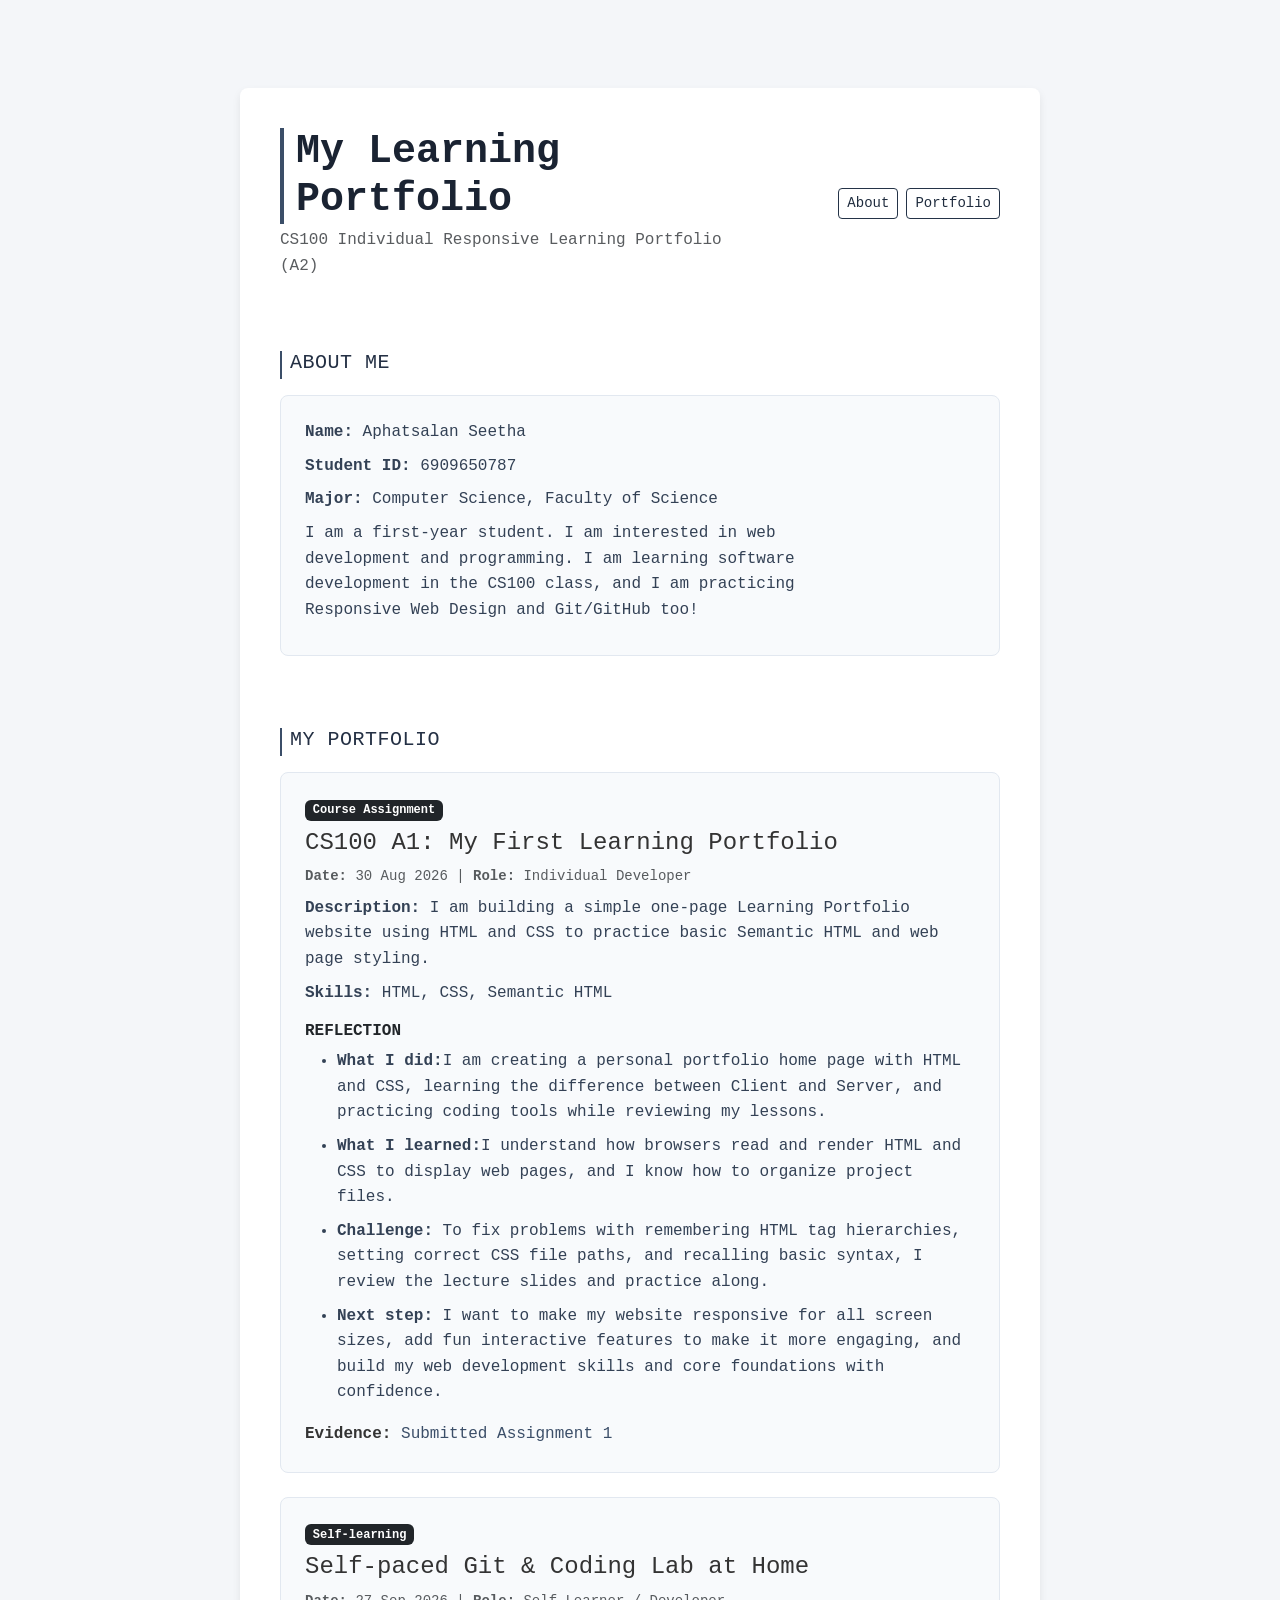
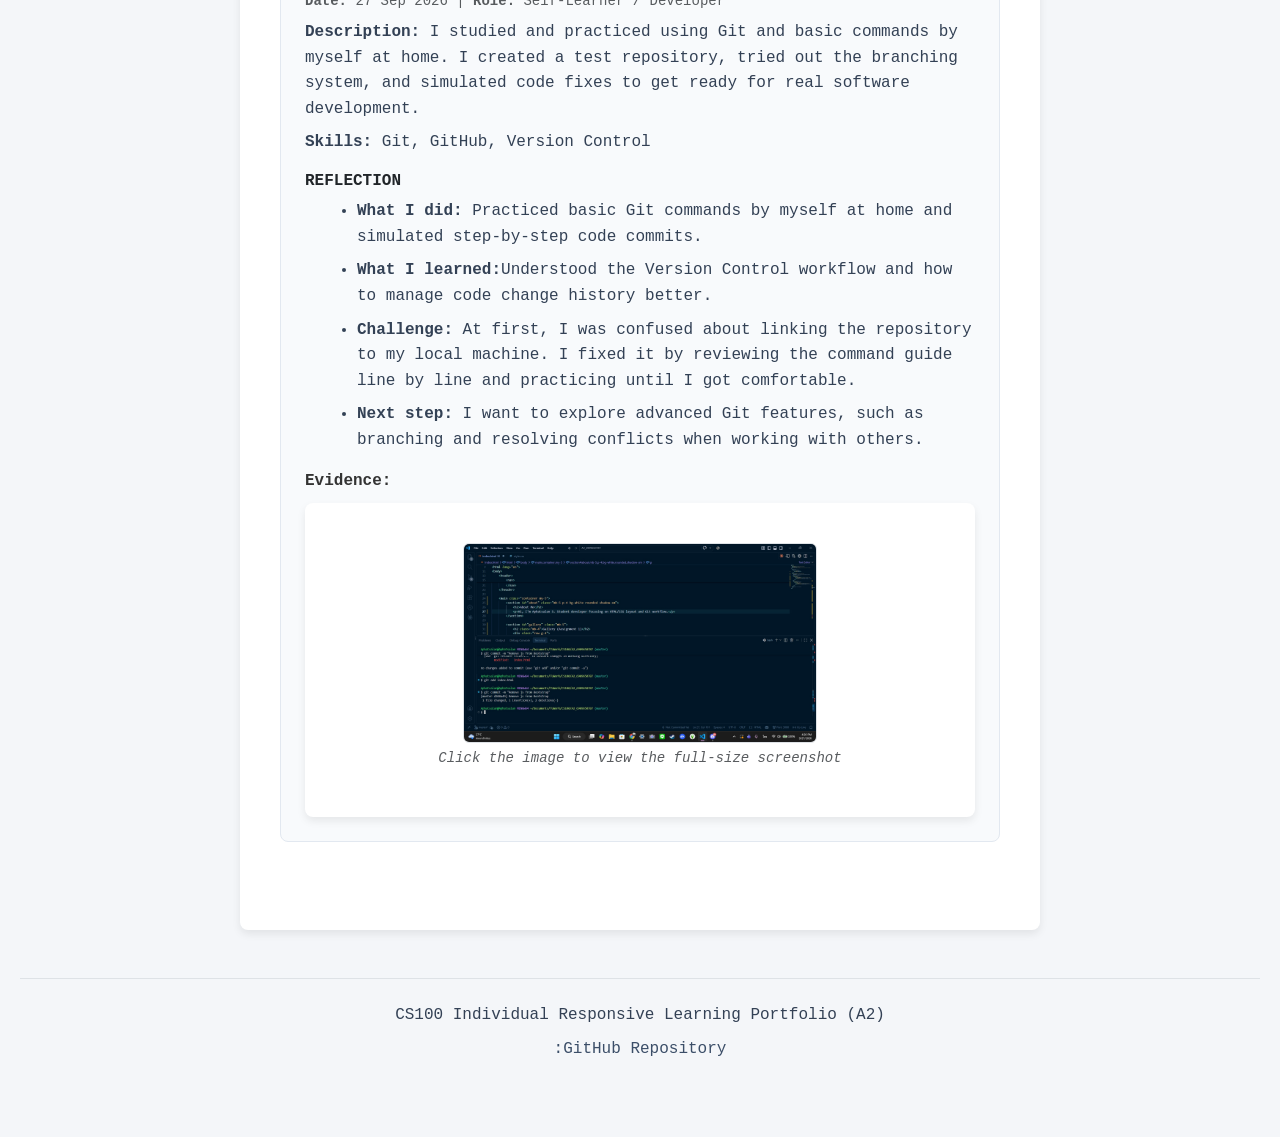
<file: index.html>
<!DOCTYPE html>
<html lang="en">

<head>
    <meta charset="UTF-8">
    <meta name="viewport" content="width=device-width, initial-scale=1.0">
    <title>My Learning Portfolio</title>
    <!-- bootstrap, css -->
    <link href="https://cdn.jsdelivr.net/npm/bootstrap@5.3.0-alpha1/dist/css/bootstrap.min.css" rel="stylesheet">
    <link rel="stylesheet" href="css/style.css">
</head>

<body>
    <div class="container mt-5">
        <!-- header section with navbar -->
        <header class="mb-5">
            <div class="row align-items-center">
                <!-- header -->
                <div class="col-md-8">
                    <h1 class="display-6 fw-bold mb-1">My Learning Portfolio</h1>
                    <p class="text-muted mb-0">CS100 Individual Responsive Learning Portfolio (A2)</p>
                </div>

                <!-- little nav bar -->
                <div class="col-md-4 text-md-end mt-3 mt-md-0">
                    <nav class="d-inline-flex gap-2">
                        <a href="#about" class="btn btn-sm btn-outline-secondary font-monospace">About</a>
                        <a href="#portfolio" class="btn btn-sm btn-outline-secondary font-monospace">Portfolio</a>
                    </nav>
                </div>
        </header>

        <!-- about me section -->
        <section id="about" class="mb-5">
            <h2>About Me</h2>
            <div class="section-card">
                <div class="row align-items-center">
                    <div class="col-md-9">
                        <p><strong>Name:</strong> Aphatsalan Seetha</p>
                        <p><strong>Student ID:</strong> 6909650787</p>
                        <p><strong>Major:</strong> Computer Science, Faculty of Science</p>
                        <p class="mt-2">
                            I am a first-year student. I am interested in web development and programming. I am learning
                            software development in the CS100 class, and I am practicing Responsive Web Design and
                            Git/GitHub too!
                        </p>
                    </div>
                </div>
            </div>
        </section>
        <!-- my portfolio section -->
        <section id="portfolio" class="mb-5">
            <h2>My Portfolio</h2>

            <!-- portfolio item 1: cs100 assignment 1 -->
            <div class="section-card mb-4">
                <span class="badge bg-dark mb-2">Course Assignment</span>
                <h3 class="h4">CS100 A1: My First Learning Portfolio</h3>
                <p class="text-muted small"><strong>Date:</strong> 30 Aug 2026 | <strong>Role:</strong> Individual
                    Developer
                </p>

                <p><strong>Description:</strong> I am building a simple one-page Learning Portfolio website using HTML
                    and
                    CSS to practice basic Semantic HTML and web page styling. </p>

                <p><strong>Skills:</strong> HTML, CSS, Semantic HTML</p>

                <div class="mt-3">
                    <h5 class="h6 text-uppercase fw-bold text-dark">Reflection</h5>
                    <ul class="reflection-list">
                        <li><strong>What I did:</strong>I am creating a personal portfolio home page with HTML and CSS,
                            learning the difference between Client and Server, and practicing coding tools while
                            reviewing
                            my lessons. </li>
                        <li><strong>What I learned:</strong>I understand how browsers read and render HTML and CSS to
                            display web pages, and I know how to organize project files.</li>
                        <li><strong>Challenge:</strong> To fix problems with remembering HTML tag hierarchies, setting
                            correct CSS file paths, and recalling basic syntax, I review the lecture slides and practice
                            along. </li>
                        <li><strong>Next step:</strong> I want to make my website responsive for all screen sizes, add
                            fun
                            interactive features to make it more engaging, and build my web development skills and core
                            foundations with confidence.</li>
                    </ul>
                </div>

                <div class="mt-3">
                    <strong>Evidence:</strong>
                    <a href="https://courses.cs.tu.ac.th/pluginfile.php/56693/assignsubmission_file/submission_files/148821/A1_6909650787.zip?forcedownload=1"
                        target="_blank"> Submitted Assignment 1</a>
                </div>
            </div>

            <!-- portfolio Item 2: self-learning / lab at home -->
            <div class="section-card">
                <span class="badge bg-dark mb-2">Self-learning</span>
                <h3 class="h4">Self-paced Git & Coding Lab at Home</h3>
                <p class="text-muted small"><strong>Date:</strong> 27 Sep 2026 | <strong>Role:</strong> Self-Learner /
                    Developer</p>

                <p><strong>Description:</strong> I studied and practiced using Git and basic commands by myself at home.
                    I
                    created a test repository, tried out the branching system, and simulated code fixes to get ready for
                    real software development.</p>
                <p><strong>Skills:</strong> Git, GitHub, Version Control</p>

                <div class="mt-3">
                    <h5 class="h6 text-uppercase fw-bold text-dark">Reflection</h5>
                    <ul class="reflection-list reflection-left">
                        <li><strong>What I did:</strong> Practiced basic Git commands by myself at home and simulated
                            step-by-step code commits.</li>
                        <li><strong>What I learned:</strong>Understood the Version Control workflow and how to manage
                            code
                            change history better.</li>
                        <li><strong>Challenge:</strong> At first, I was confused about linking the repository to my
                            local
                            machine. I fixed it by reviewing the command guide line by line and practicing until I got
                            comfortable.</li>
                        <li><strong>Next step:</strong> I want to explore advanced Git features, such as branching and
                            resolving conflicts when working with others.</li>
                    </ul>
                </div>

                <div class="mt-3">
                    <strong>Evidence:</strong>
                    <div class="mt-2 container text-center">
                        <!-- screenshot -->
                        <a href="media/git-lab.jpg" target="_blank">
                            <img src="media/git-lab.jpg" alt="Git Lab Screenshot" class="img-fluid border rounded"
                                style="max-height: 200px;">
                        </a>
                        <p class="text-muted small mt-1"><em>Click the image to view the full-size screenshot</em></p>
                    </div>
                </div>
            </div> <!-- ปิด section-card ของ item 2 -->
        </section> <!-- ปิด section id="portfolio" -->
    </div> <!-- ปิด container -->

    <!--js bootstrap-->
    <script src="https://cdn.jsdelivr.net/npm/bootstrap@5.3.0-alpha1/dist/js/bootstrap.bundle.min.js"></script> 
    <footer class="text-center py-4 mt-5 border-top text-muted small font-monospace">
        <p>CS100 Individual Responsive Learning Portfolio (A2)</p>
        <p>
            <a href="https://github.com/aphatsalanseetha/A2_6909650787.git" target="_blank"> :GitHub Repository</a>
        </p>
    </footer>
</body>

</html>
</file>
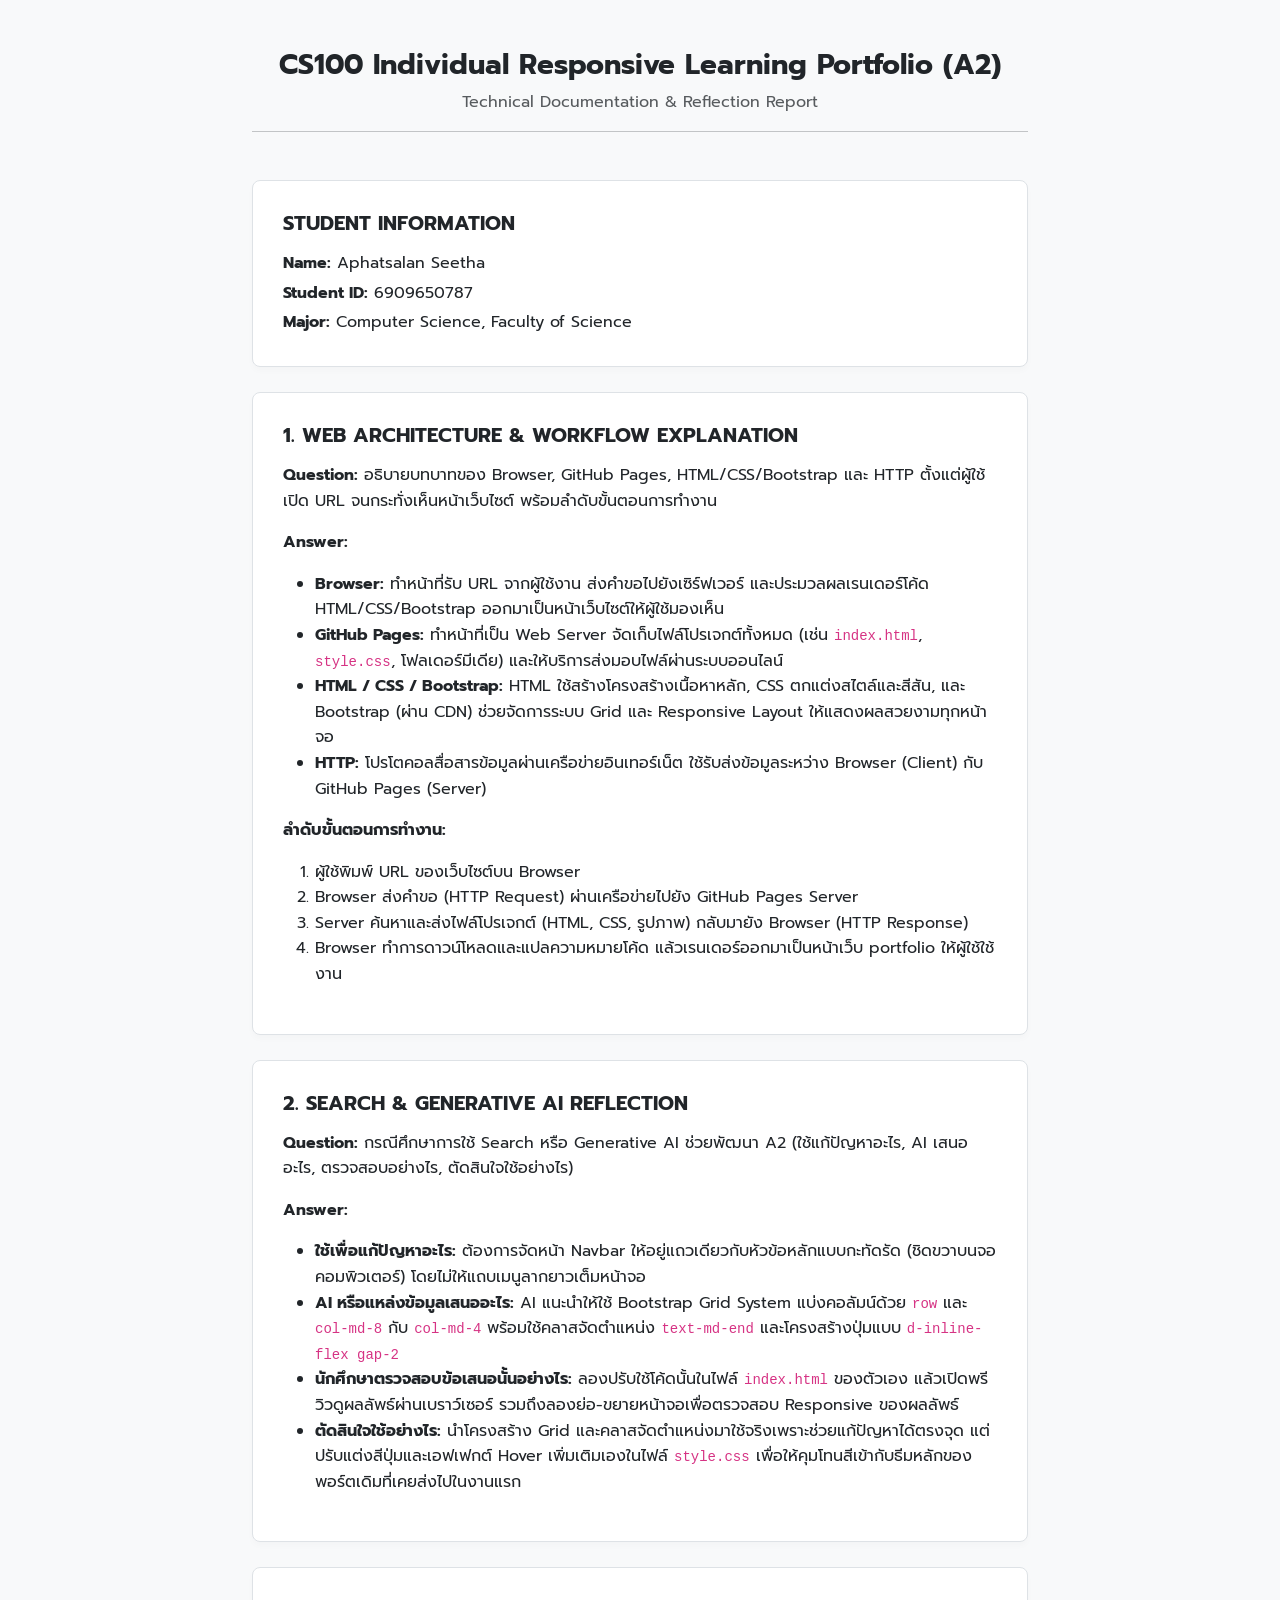
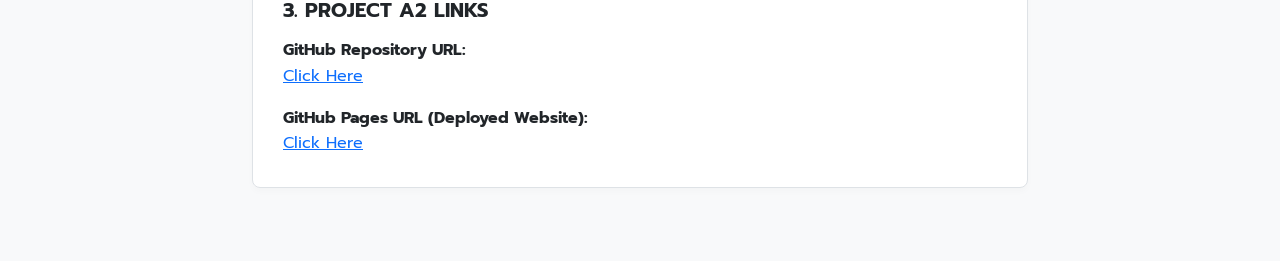
<file: report.html>
<!DOCTYPE html>
<html lang="en">
<head>
    <meta charset="UTF-8">
    <meta name="viewport" content="width=device-width, initial-scale=1.0">
    <title>CS100 A2 - Report and Reflection</title>
    <!-- bootstrap, css -->
    <link href="https://cdn.jsdelivr.net/npm/bootstrap@5.3.0-alpha1/dist/css/bootstrap.min.css" rel="stylesheet">
    <!-- Google Fonts: Prompt -->
    <link rel="preconnect" href="https://fonts.googleapis.com">
    <link rel="preconnect" href="https://fonts.gstatic.com" crossorigin>
    <link href="https://fonts.googleapis.com/css2?family=Prompt:wght@300;400;500;600&display=swap" rel="stylesheet">
    <style>
        body {
            font-family: 'Prompt', sans-serif;
            background-color: #f8f9fa;
            color: #212529;
            line-height: 1.6;
        }
        .container {
            max-width: 800px;
            width: 90%;
        }
        .report-card {
            background: #ffffff;
            border: 1px solid #dee2e6;
            border-radius: 8px;
            padding: 30px;
            margin-bottom: 25px;
            box-shadow: 0 4px 6px rgba(0,0,0,0.02);
        }
        h1, h2, h3 {
            font-weight: bold;
        }
        a:hover {
            text-decoration: underline;
            color: #16335f;
        }
    </style>
</head>

<body class="py-5">
    <div class="container">

        <!-- header -->
        <header class="text-center mb-5">
            <h1 class="h3 fw-bold">CS100 Individual Responsive Learning Portfolio (A2)</h1>
            <p class="text-muted">Technical Documentation & Reflection Report</p>
            <hr>
        </header>

        <!-- student Info -->
        <section class="report-card">
            <h2 class="h5 text-uppercase text-dark mb-3 fw-bold">Student Information</h2>
            <p class="mb-1"><strong>Name:</strong> Aphatsalan Seetha</p>
            <p class="mb-1"><strong>Student ID:</strong> 6909650787</p>
            <p class="mb-0"><strong>Major:</strong> Computer Science, Faculty of Science</p>
        </section>

        <!-- question 1 -->
        <section class="report-card">
            <h2 class="h5 text-uppercase text-dark mb-3 fw-bold">1. Web Architecture & Workflow Explanation</h2>
            <p><strong>Question:</strong> อธิบายบทบาทของ Browser, GitHub Pages, HTML/CSS/Bootstrap และ HTTP ตั้งแต่ผู้ใช้เปิด URL จนกระทั่งเห็นหน้าเว็บไซต์ พร้อมลำดับขั้นตอนการทำงาน</p>
            <p><strong>Answer:</strong></p>
            <ul>
                <li><strong>Browser:</strong> ทำหน้าที่รับ URL จากผู้ใช้งาน ส่งคำขอไปยังเซิร์ฟเวอร์ และประมวลผลเรนเดอร์โค้ด HTML/CSS/Bootstrap ออกมาเป็นหน้าเว็บไซต์ให้ผู้ใช้มองเห็น</li>
                <li><strong>GitHub Pages:</strong> ทำหน้าที่เป็น Web Server จัดเก็บไฟล์โปรเจกต์ทั้งหมด (เช่น <code>index.html</code>, <code>style.css</code>, โฟลเดอร์มีเดีย) และให้บริการส่งมอบไฟล์ผ่านระบบออนไลน์</li>
                <li><strong>HTML / CSS / Bootstrap:</strong> HTML ใช้สร้างโครงสร้างเนื้อหาหลัก, CSS ตกแต่งสไตล์และสีสัน, และ Bootstrap (ผ่าน CDN) ช่วยจัดการระบบ Grid และ Responsive Layout ให้แสดงผลสวยงามทุกหน้าจอ</li>
                <li><strong>HTTP:</strong> โปรโตคอลสื่อสารข้อมูลผ่านเครือข่ายอินเทอร์เน็ต ใช้รับส่งข้อมูลระหว่าง Browser (Client) กับ GitHub Pages (Server)</li>
            </ul>
            <p class="mt-3"><strong>ลำดับขั้นตอนการทำงาน:</strong></p>
            <ol>
                <li>ผู้ใช้พิมพ์ URL ของเว็บไซต์บน Browser</li>
                <li>Browser ส่งคำขอ (HTTP Request) ผ่านเครือข่ายไปยัง GitHub Pages Server</li>
                <li>Server ค้นหาและส่งไฟล์โปรเจกต์ (HTML, CSS, รูปภาพ) กลับมายัง Browser (HTTP Response)</li>
                <li>Browser ทำการดาวน์โหลดและแปลความหมายโค้ด แล้วเรนเดอร์ออกมาเป็นหน้าเว็บ portfolio ให้ผู้ใช้ใช้งาน</li>
            </ol>
        </section>

        <!-- question 2 -->
        <section class="report-card">
            <h2 class="h5 text-uppercase text-dark mb-3 fw-bold">2. Search & Generative AI Reflection</h2>
            <p><strong>Question:</strong> กรณีศึกษาการใช้ Search หรือ Generative AI ช่วยพัฒนา A2 (ใช้แก้ปัญหาอะไร, AI เสนออะไร, ตรวจสอบอย่างไร, ตัดสินใจใช้อย่างไร)</p>
            <p><strong>Answer:</strong></p>
            <ul>
                <li><strong>ใช้เพื่อแก้ปัญหาอะไร:</strong> ต้องการจัดหน้า Navbar ให้อยู่แถวเดียวกับหัวข้อหลักแบบกะทัดรัด (ชิดขวาบนจอคอมพิวเตอร์) โดยไม่ให้แถบเมนูลากยาวเต็มหน้าจอ</li>
                <li><strong>AI หรือแหล่งข้อมูลเสนออะไร:</strong> AI แนะนำให้ใช้ Bootstrap Grid System แบ่งคอลัมน์ด้วย <code>row</code> และ <code>col-md-8</code> กับ <code>col-md-4</code> พร้อมใช้คลาสจัดตำแหน่ง <code>text-md-end</code> และโครงสร้างปุ่มแบบ <code>d-inline-flex gap-2</code></li>
                <li><strong>นักศึกษาตรวจสอบข้อเสนอนั้นอย่างไร:</strong> ลองปรับใช้โค้ดนั้นในไฟล์ <code>index.html</code> ของตัวเอง แล้วเปิดพรีวิวดูผลลัพธ์ผ่านเบราว์เซอร์ รวมถึงลองย่อ-ขยายหน้าจอเพื่อตรวจสอบ Responsive ของผลลัพธ์</li>
                <li><strong>ตัดสินใจใช้อย่างไร:</strong> นำโครงสร้าง Grid และคลาสจัดตำแหน่งมาใช้จริงเพราะช่วยแก้ปัญหาได้ตรงจุด แต่ปรับแต่งสีปุ่มและเอฟเฟกต์ Hover เพิ่มเติมเองในไฟล์ <code>style.css</code> เพื่อให้คุมโทนสีเข้ากับธีมหลักของพอร์ตเดิมที่เคยส่งไปในงานแรก</li>
            </ul>
        </section>

        <!-- question 3 -->
        <section class="report-card">
            <h2 class="h5 text-uppercase text-dark mb-3 fw-bold">3. Project A2 Links</h2>
            <p><strong>GitHub Repository URL:</strong><br>
                <a href="https://github.com/aphatsalanseetha/A2_6909650787.git" target="_blank">Click Here</a>
            </p>
            <p class="mb-0"><strong>GitHub Pages URL (Deployed Website):</strong><br>
                <a href="https://aphatsalanseetha.github.io/A2_6909650787/" target="_blank">Click Here</a>
            </p>
        </section>

    </div>
</body>

</html>
</file>
<file: css/style.css>
* {
    box-sizing: border-box;
    margin: 0;
    padding: 0;
}

body {
    font-family: monospace;
    line-height: 1.6;
    background-color: #f4f6f9;
    color: #333333;
    padding: 20px;
}

.container {
    max-width: 800px;
    width: 100%;
    margin: 0 auto;
    background-color: #ffffff;
    padding: 24px;
    box-shadow: 0 4px 8px rgba(0, 0, 0, 0.08);
    border-radius: 8px;
}

@media (min-width: 768px) {
    body {
        padding: 40px 20px;
    }
    .container {
        padding: 40px;
    }
}

h1 {
    color: #1a2332;
    font-size: 28px;
    font-weight: 700;
    margin-bottom: 8px;
    padding-left: 12px;
    border-left: 4px solid #3b4e68;
}

@media (min-width: 768px) {
    h1 {
        font-size: 32px;
    }
}

h2 {
    color: #243044;
    font-size: 20px;
    margin-bottom: 16px;
    margin-top: 24px;
    text-transform: uppercase;
    letter-spacing: 0.5px;
    display: inline-block;
    border-left: 2px solid #3b4e68;
    padding-bottom: 4px;
    padding-left: 8px;
}

p, li {
    color: #334155;
    font-size: 16px;
    margin-bottom: 8px;
}

.section-card {
    background-color: #f8fafc;
    border: 1px solid #e2e8f0;
    border-radius: 8px;
    padding: 16px;
    margin-bottom: 20px;
}

@media (min-width: 768px) {
    .section-card {
        padding: 24px;
    }
}

.reflection-list {
    font-size: 16px;
    margin-bottom: 16px;
}

.reflection-left li {
    list-style-type: disc;
    margin-left: 20px;
}

a {
    color: #3b4e68;
    text-decoration: none;
    font-weight: 500;
    border-bottom: 1px solid transparent;
    transition: border-color 0.3s, color 0.3s;
}

a:hover {
    color: #1d4ed8;
    border-color: #1d4ed8;
}

.btn-outline-secondary {
    color: #1f2c3e;
    border-color: #243347;
}

.btn-outline-secondary:hover {
    color: #ffffff;
    background-color: #25345c;
    border-color: #2a394f;
}
</file>
